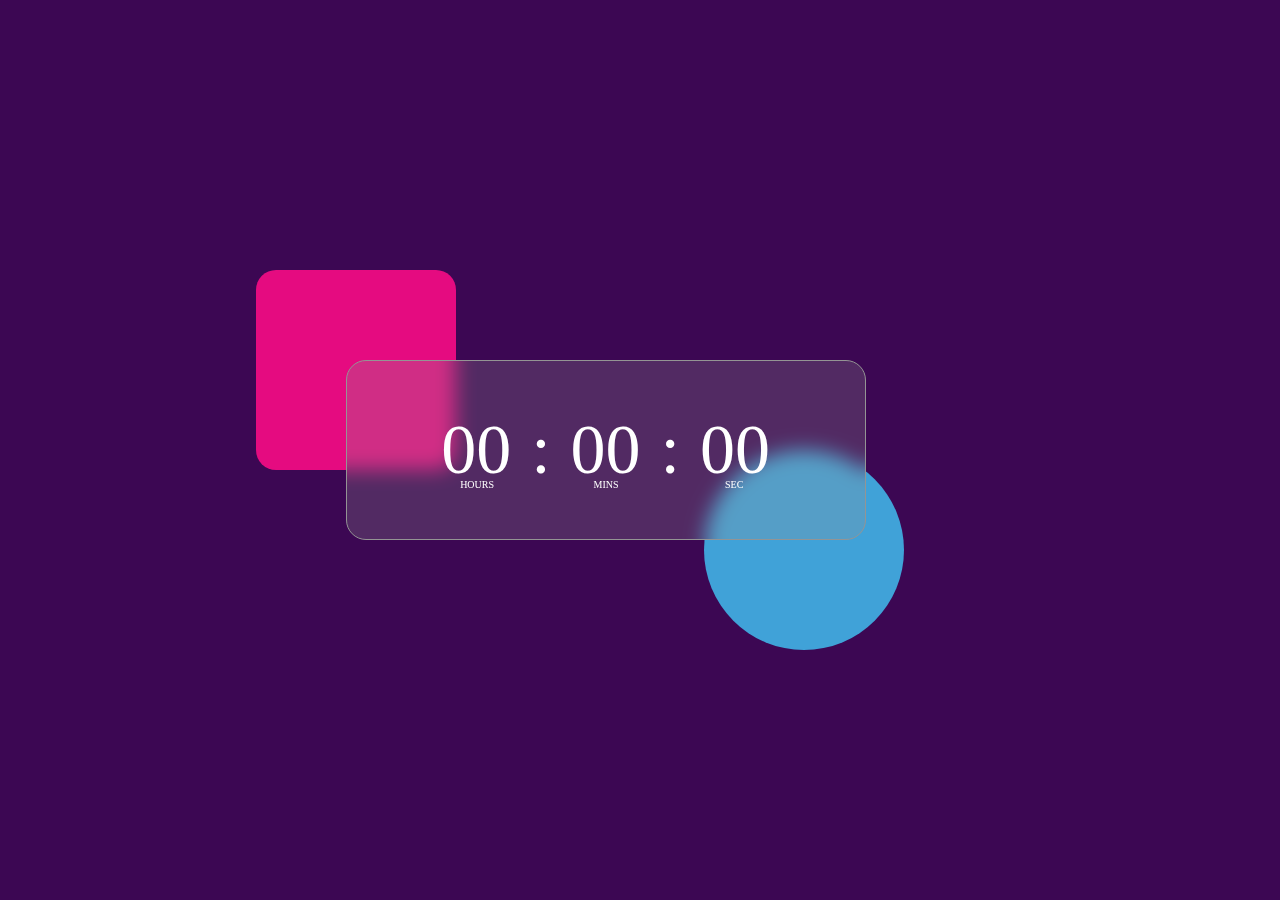
<file: Clock/clock.html>
<!DOCTYPE html>
<html lang="en">
<head>
    <meta charset="UTF-8">
    <meta name="viewport" content="width=device-width, initial-scale=1.0">
    <title>clock</title>
    <link rel="stylesheet" href="clock.css">
</head>
<body>
    <div class="ccontainer"></div>
    <div class="box"></div>
    <div class="circle"></div>
    <div class="clock">
      <span id="hours">00</span>
      <span>:</span>
      <span id="minute">00</span>
      <span>:</span>
      <span id="seconds">00</span>
    </div>
</div>

    <script>
        function clock(){
            let clock_date = new Date();
            let hr = clock_date.getHours();
            let mm = clock_date.getMinutes();
            let sec = clock_date.getSeconds();
            let session = "AM";

            let hours = document.querySelector("#hours");
            
            if(hr>12){
               session = "PM";
               hr=hr-12;
            }
            if(hr<10){
             hours.innerHTML = "0"+hr;
            console.log(hours)}
            else
             hours.innerHTML = hr;

            let minute = document.querySelector("#minute");
            if(mm<10)
             minute.innerHTML = "0"+mm;
            else
             minute.innerHTML = mm;

            let seconds = document.querySelector("#seconds");
            if(sec<10)
            seconds.innerHTML = "0"+sec+"  "+session;
            else
            seconds.innerHTML = sec+"  "+session;
        }

        setInterval(clock,1000);
    </script>
</body>
</html>
</file>
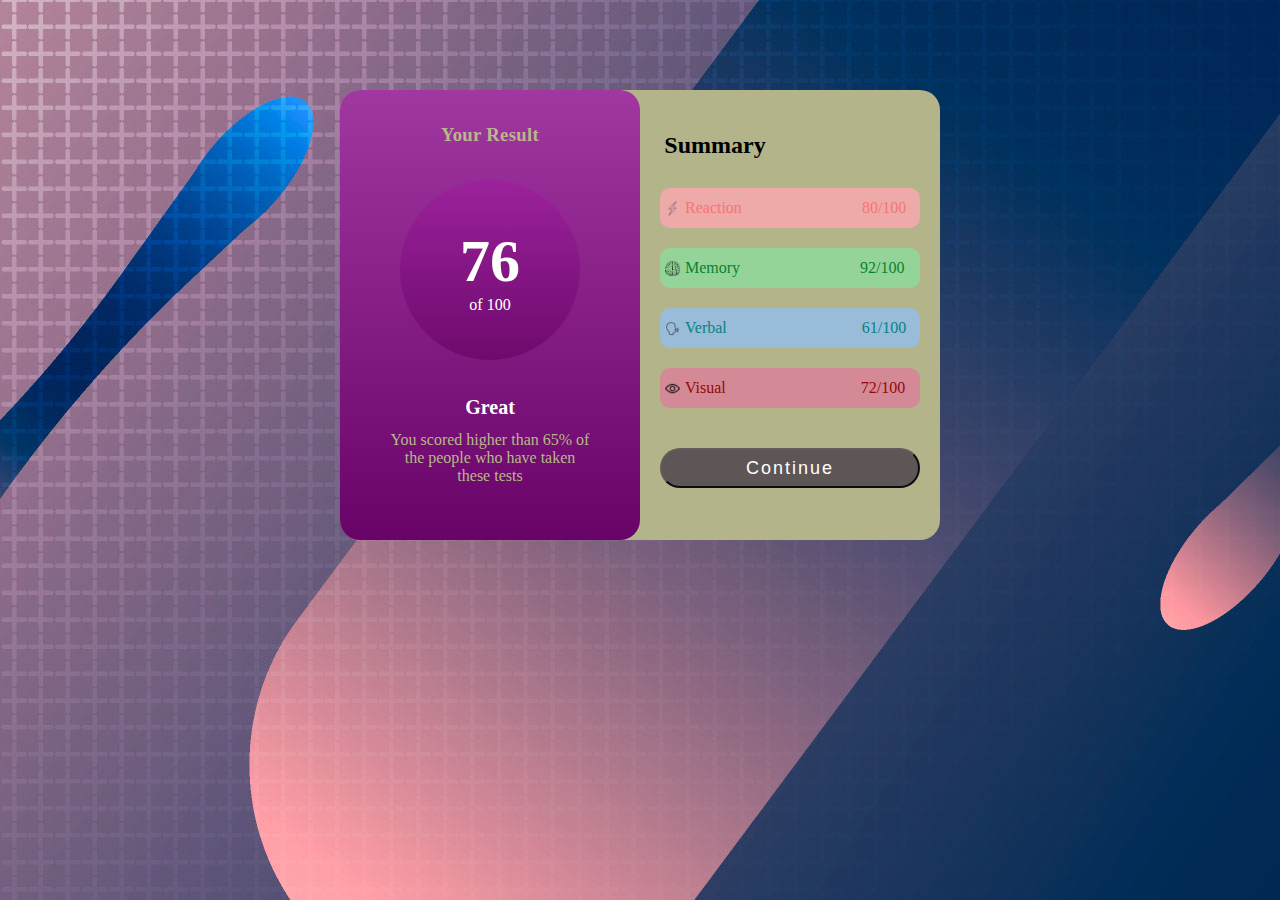
<file: CSS project/progresstab.html>
<!DOCTYPE html>
<html lang="en">
<head>
    <meta charset="UTF-8">
    <meta name="viewport" content="width=device-width, initial-scale=1.0">
    <title>Summary</title>
    <link rel="stylesheet" href="progresstab.css">
</head>
<body>
    <div class="container">
        <div class="item1">
            <h3>Your Result</h3>
            <div class="resultValue">
                <p><span>76</span><br>of 100</p>
            </div>
            <div class="captionforResult">
            <h4>Great</h4>
            <p>You scored higher than 65% of the people who have taken these tests</p>
            </div>
            
        </div>
        
        
        <div class="item2">
            <h2>Summary</h2>
            <div class="contents">
                <div class="results Result1"><img class="reactionImg" src="reaction1.png" alt="reaction image">Reaction<span class="reactionScore">80/100</span> </div>
                <div class="results Result2"><img class="reactionImg" src="memory.png" alt="reaction image">Memory <span class="reactionScore">92/100</span></div>
                <div class="results Result3"><img class="reactionImg" src="verbal.png" alt="reaction image">Verbal<span class="reactionScore3">61/100</span></div>
                <div class="results Result4"><img class="reactionImg" src="visual.png" alt="reaction image">Visual<span class="reactionScore3">72/100</span> </div>
                <input type="button" class="btn" value="Continue">
            </div>
        </div>
    </div>
</body>
</html>
</file>
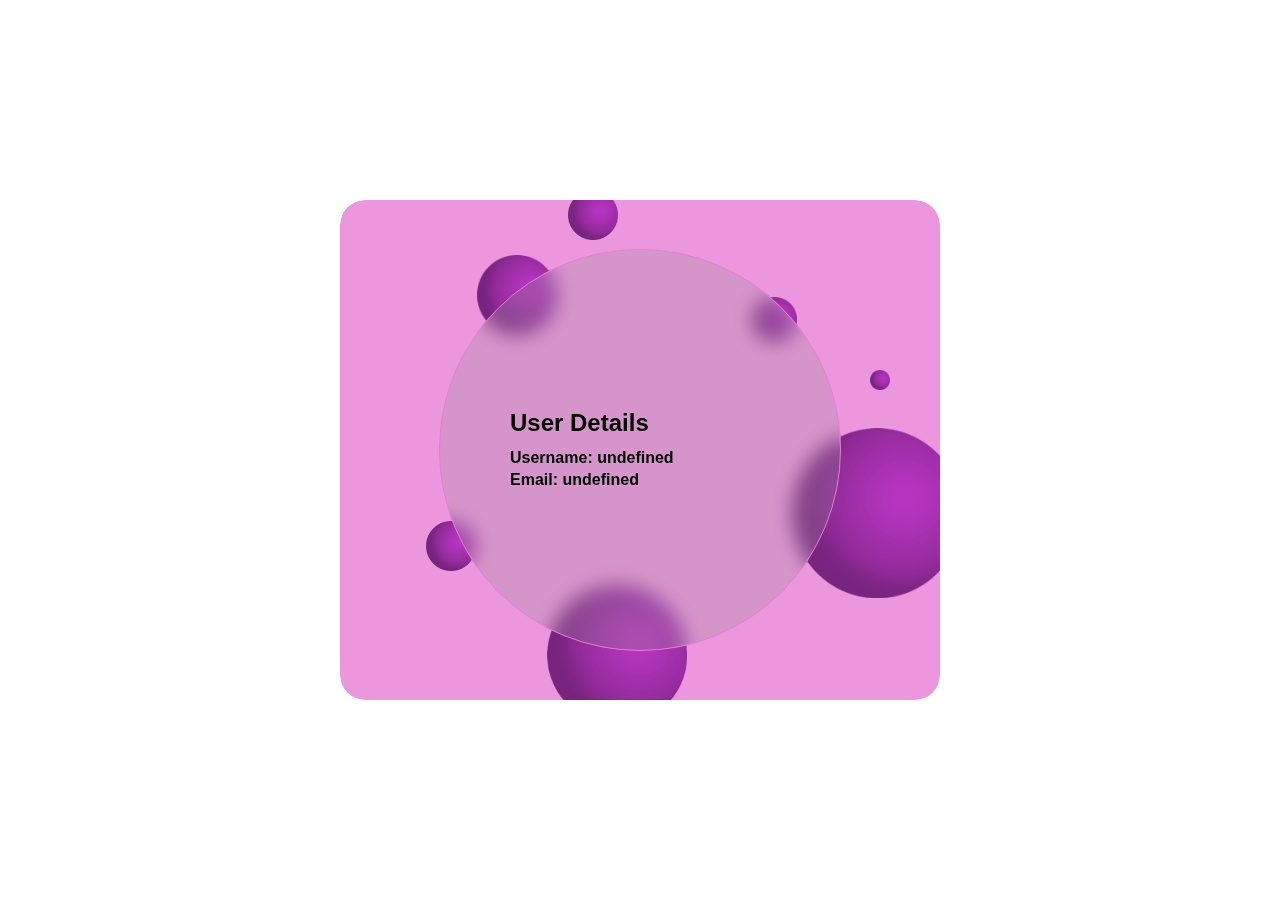
<file: login form/displayLogin.html>
<!DOCTYPE html>
<html lang="en">
  <head>
    <meta charset="UTF-8" />
    <meta name="viewport" content="width=device-width, initial-scale=1.0" />
    <title>Login Details</title>
    <link rel="stylesheet" href="login.css" />
  </head>
  <body>
    <div class="container">
      <div class="background">
        <div><img src="sphere_1.png" alt="" class="sphere" id="sphere1" /></div>
        <div><img src="sphere_1.png" alt="" class="sphere" id="sphere2" /></div>
        <div><img src="sphere_1.png" alt="" class="sphere" id="sphere3" /></div>
        <div><img src="sphere_2.png" alt="" class="sphere" id="sphere4" /></div>
        <div><img src="sphere_2.png" alt="" class="sphere" id="sphere5" /></div>
        <div><img src="sphere_2.png" alt="" class="sphere" id="sphere6" /></div>
        <div><img src="sphere_2.png" alt="" class="sphere" id="sphere7" /></div>
        <div class="form">
          <div class="displayForm">
            <h2>User Details</h2>
            <h4>Username: <span id="user"></span></h4>
            <h4>Email: <span id="mailId"></span></h4>
          </div>
        </div>
      </div>
    </div>

    <script>
      let user = localStorage["userName"];
      let email = localStorage["email"];
      let displayUser = document.querySelector("#user");
      let displayEmail = document.querySelector("#mailId");
      displayUser.innerHTML = user;
      displayEmail.innerHTML = email;
    </script>
  </body>
</html>
</file>
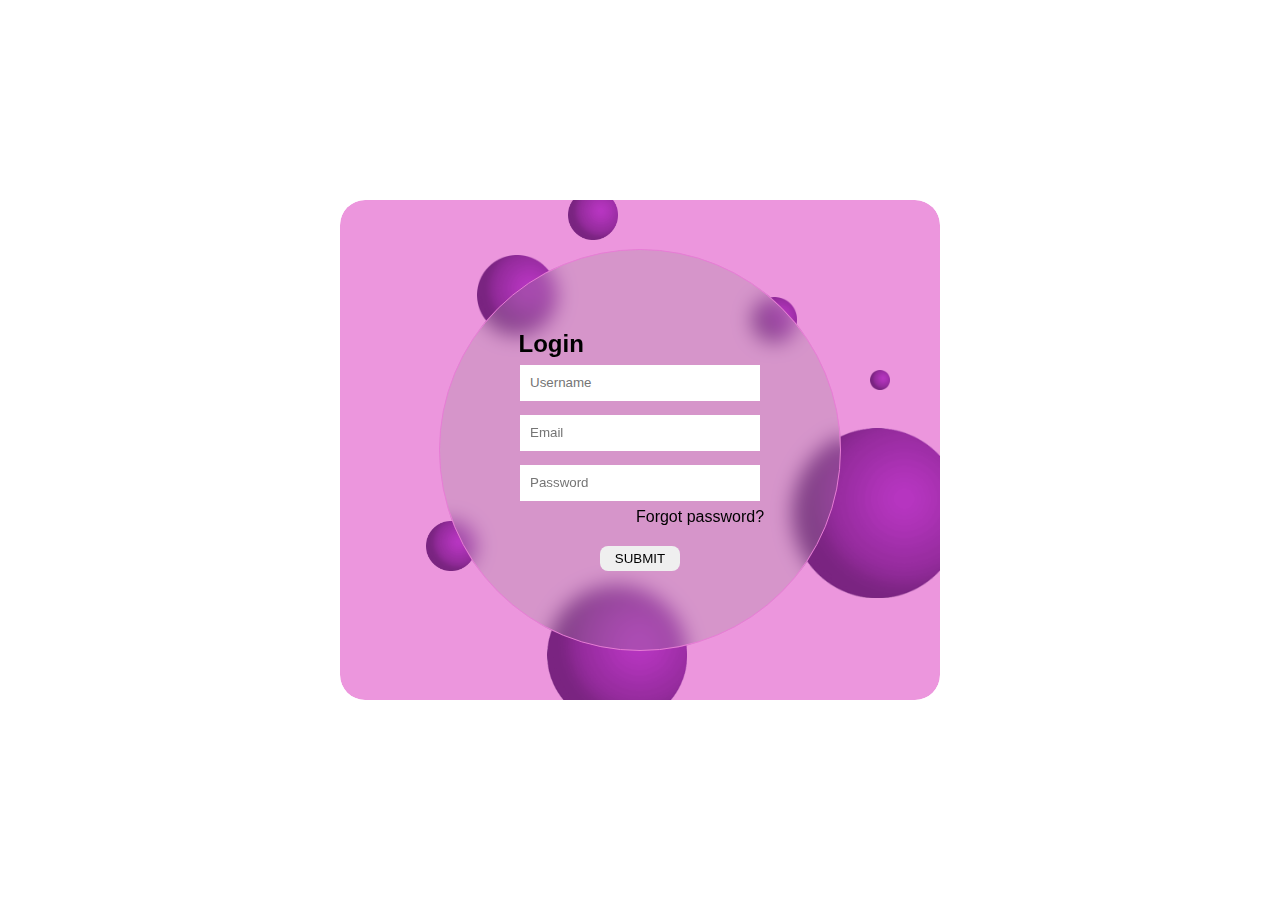
<file: login form/loginPage.html>
<!DOCTYPE html>
<html lang="en">
  <head>
    <meta charset="UTF-8" />
    <meta name="viewport" content="width=device-width, initial-scale=1.0" />
    <title>Login Form</title>
    <link rel="stylesheet" href="login.css" />
  </head>
  <body>
    <div class="container">
      <div class="background">
        <div><img src="sphere_1.png" alt="" class="sphere" id="sphere1" /></div>
        <div><img src="sphere_1.png" alt="" class="sphere" id="sphere2" /></div>
        <div><img src="sphere_1.png" alt="" class="sphere" id="sphere3" /></div>
        <div><img src="sphere_2.png" alt="" class="sphere" id="sphere4" /></div>
        <div><img src="sphere_2.png" alt="" class="sphere" id="sphere5" /></div>
        <div><img src="sphere_2.png" alt="" class="sphere" id="sphere6" /></div>
        <div><img src="sphere_2.png" alt="" class="sphere" id="sphere7" /></div>
        <!-- <div class="formBackground"></div> -->
        <div class="form">
          <form action="displayLogin.html" method="post" target="_blank" id="loginForm">
            <h2>Login</h2>
            <input
              type="text"
              class="userInputField"
              id="username"
              placeholder="Username"
              required
            />
            <input
              type="email"
              class="userInputField"
              id="mailId"
              placeholder="Email"
              required
            />
            <input
              type="password"
              class="userInputField"
              id="password"
              placeholder="Password"
              required
            />
            <div class="forgotPassword">Forgot password?</div>
            <input type="submit" value="SUBMIT" id="submitBtn">
          </form>
        </div>
      </div>
    </div>



    <script src="login.js"></script>
  </body>
</html>
</file>
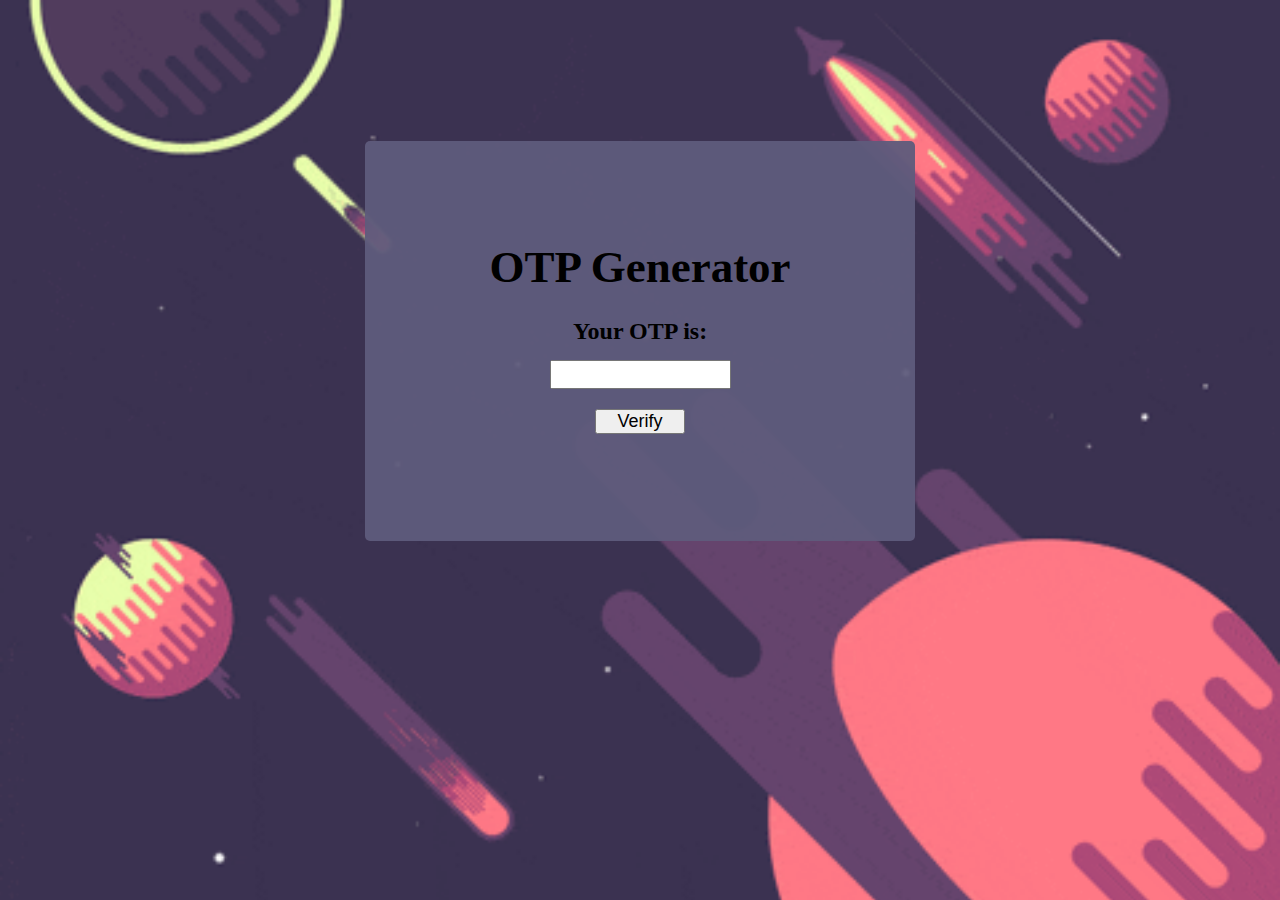
<file: otp/otpGenrtr.html>
<!DOCTYPE html>
<html lang="en">
<head>
    <meta charset="UTF-8">
    <meta name="viewport" content="width=device-width, initial-scale=1.0">
    <title>OTP Generator</title>
    <link rel="stylesheet" href="otpGenrtr.css">
</head>
<body>
    <div class="container">
        <h1 class="title">OTP Generator</h1>
        <h3 id="heading3"> Your OTP is: <span id="uniqueOTP"></span></h3>
        <input type="text" id="inputOTP">
        <input type="button" value="Verify" id="verifyBtn">
        <h4 class="displayOTPAction"></h4>
    </div>


    <script>
      let generatedOTP = document.querySelector("#uniqueOTP");
      let matchOTP = document.querySelector("#inputOTP");
      let verify = document.querySelector("#verifyBtn"); 
      let generateNewOTP;
      setInterval(generteOTP,6500)
      
      verify.addEventListener('click',verifyOTP)

      function generteOTP(){
        generateNewOTP = Math.floor((Math.random()*9000)+1000);
        generatedOTP.innerHTML = generateNewOTP;
      }

      function verifyOTP(){
      let displayOTPAction = document.querySelector(".displayOTPAction");
      let toVerifyOTP = matchOTP.value;
      console.log(toVerifyOTP);


      if(generateNewOTP == toVerifyOTP){
           displayOTPAction.innerHTML = "Your OTP is registerd successfully";
           displayOTPAction.style.backgroundColor = 'white';
           displayOTPAction.style.color = 'green';
      }
      else{
           displayOTPAction.innerHTML = "Sorry!! Your OTP is rejected";
           displayOTPAction.style.backgroundColor = 'white';
           displayOTPAction.style.color = 'red';
      }
      }

    </script>
</body>
</html>
</file>
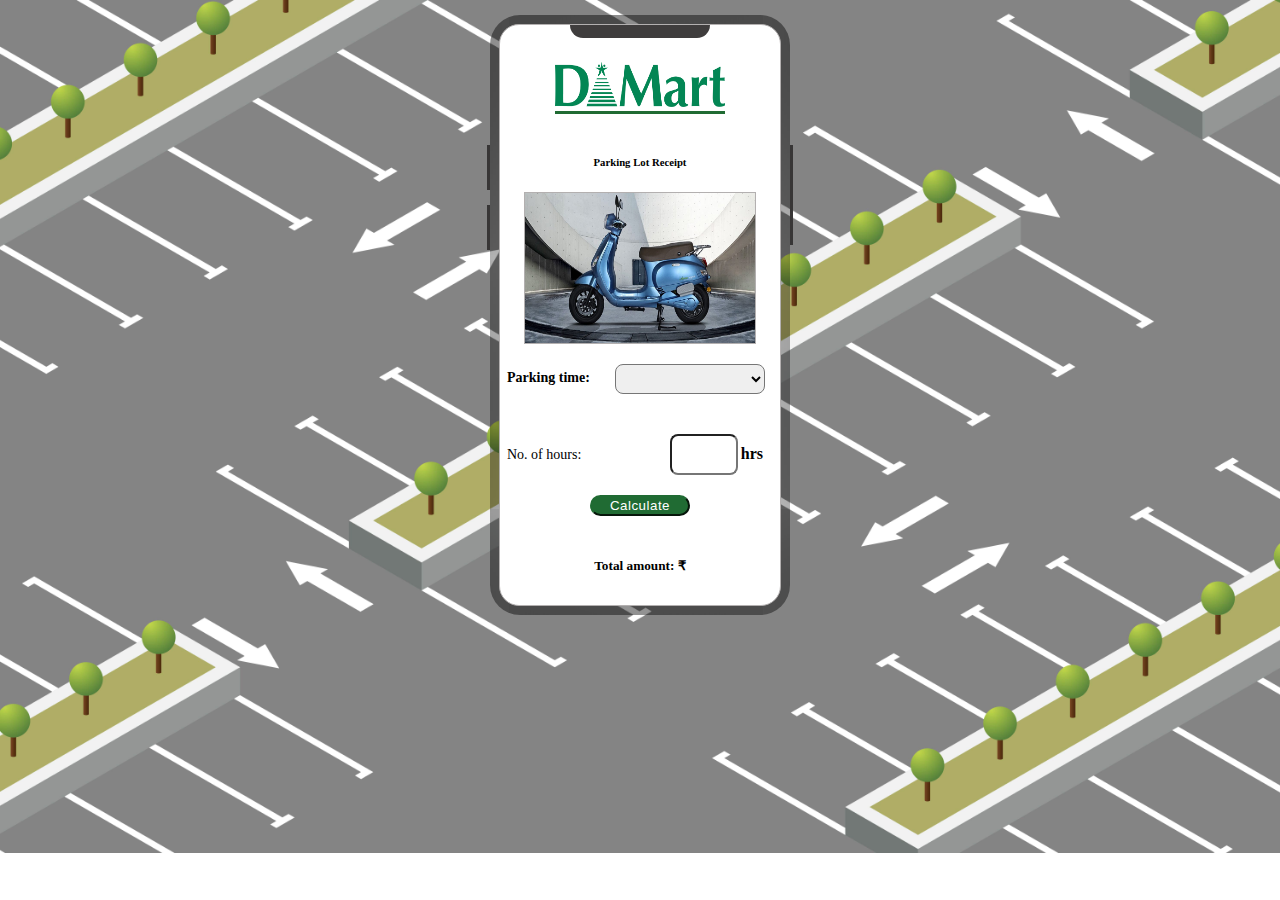
<file: receipt/parkingLot.html>
<!DOCTYPE html>
<html lang="en">
<head>
    <meta charset="UTF-8">
    <meta name="viewport" content="width=device-width, initial-scale=1.0">
    <link href="https://cdn.jsdelivr.net/npm/bootstrap@5.0.2/dist/css/bootstrap.min.css" rel="stylesheet" integrity="sha384-EVSTQN3/azprG1Anm3QDgpJLIm9Nao0Yz1ztcQTwFspd3yD65VohhpuuCOmLASjC" crossorigin="anonymous">
    <link rel="stylesheet" href="parking.css">
    <title>Parking Lot fee</title>
</head>
<body>
    <div class="container">
        <div class="mobilecover">
            <div class="switch"></div>
            <div class="volume"></div>
            <div class="volume volumeDecrease"></div>
            <div class="camera"></div>
            <div class="innerScreen">
        <div class="title">
            <img src="logo.png" alt="logo">
        </div>

        <div class="timeSection">
            <h6 id="receipt">Parking Lot Receipt</h6>
            <img src="TW.jpg" alt="" class="twoWheeler">
            <div class="parkingValueSection">
                <div class="parkingValueDesc">
               <h6>Parking time:</h6>
               <select name="NoOfHours" class="hrsValues">
                <option value="0" style="display: none;"></option>
                <option value="1">Less than 1 hr &nbsp; &nbsp; &nbsp;&#x20b9;10</option>
                <option value="2">1 - 3 hrs &nbsp; &nbsp; &nbsp;  &nbsp;  &nbsp; &nbsp; &nbsp;  &#x20b9;30</option>
                <option value="3">3 - 6 hrs &nbsp; &nbsp; &nbsp; &nbsp; &nbsp; &nbsp; &nbsp;  &#x20b9;60</option>
                <option value="4">Above 6 hrs &nbsp; &nbsp; &nbsp; &#x20b9;100</option>
              </select></div>
              <span style="font-size: 14px;font-weight: 500;">No. of hours: </span> 
              <input type="text" class="inputValue" required><strong style="margin-left: 3px;">hrs</strong>
             <div class="result">
              <input type="button" id="btn" value="Calculate">
              <h5>Total amount: &#x20b9;<span id="totalAmt"></span></h5></div>
          </div>
         </div>
        </div>
    </div>
    </div>


    <script>
        let clickBtn = document.querySelector("#btn")
        clickBtn.addEventListener('click', calcParkValue);

        function calcParkValue()
        {
        let hrsValue = document.querySelector(".inputValue").value;//input value
        let displayTotal = document.querySelector("#totalAmt"); //output
        let selectedValues = document.querySelector(".hrsValues");
        let chosenOption = selectedValues.options[selectedValues.selectedIndex].value; //select value

        if(chosenOption == 1 && hrsValue <= 1){
           
            displayTotal.innerHTML = 10;
            console.log(displayTotal)
           
        }
        else if((chosenOption == 2) && (hrsValue > 1 && hrsValue <= 3)){
            let totalCalculated = hrsValue*30;
            displayTotal.innerHTML = totalCalculated;
        }
        else if((chosenOption == 3) && (hrsValue > 3 && hrsValue <= 6)){
            let totalCalculated = hrsValue*60;
            displayTotal.innerHTML = totalCalculated;  
        }
        else if(chosenOption == 4 && hrsValue > 6){
            let totalCalculated = hrsValue*100;
            displayTotal.innerHTML = totalCalculated;                       
        }
        else{
            alert("You entered a incorrect value in hrs.")
        }
        }
    </script>
</body>
</html>
</file>
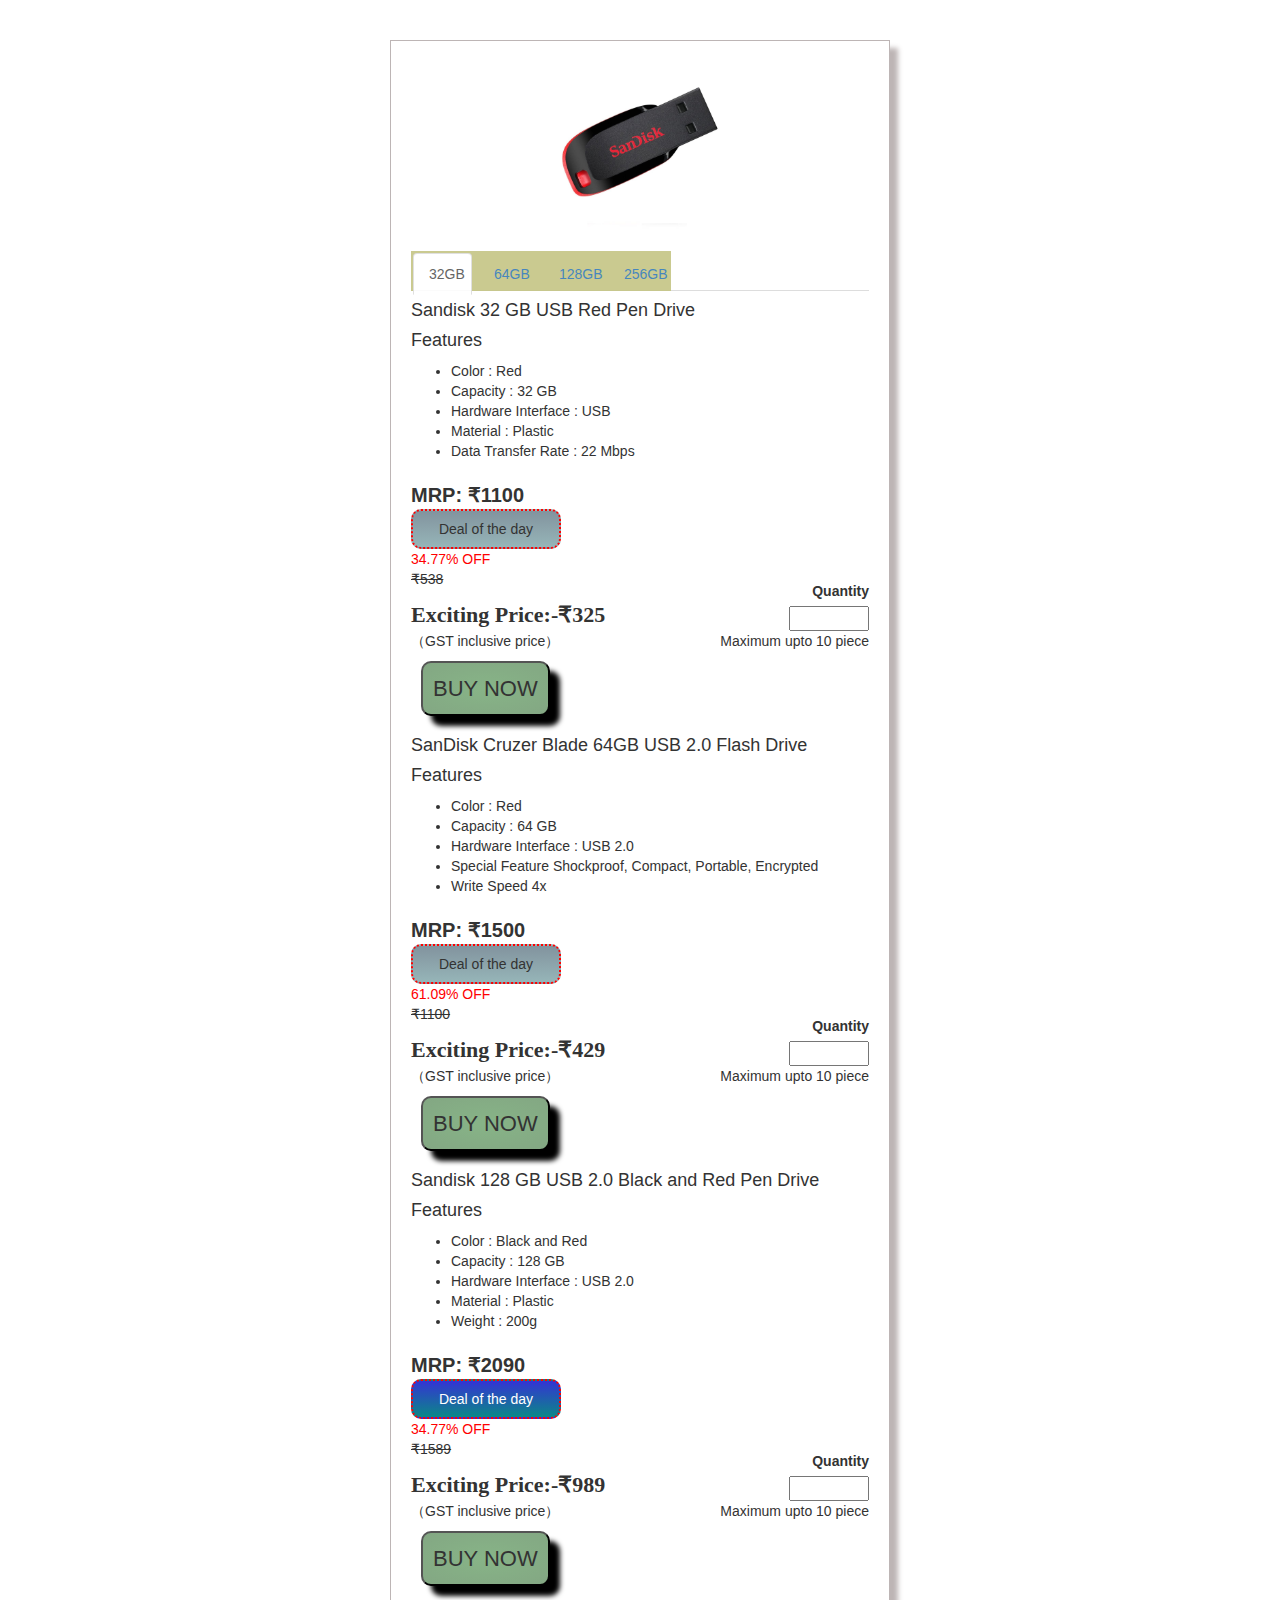
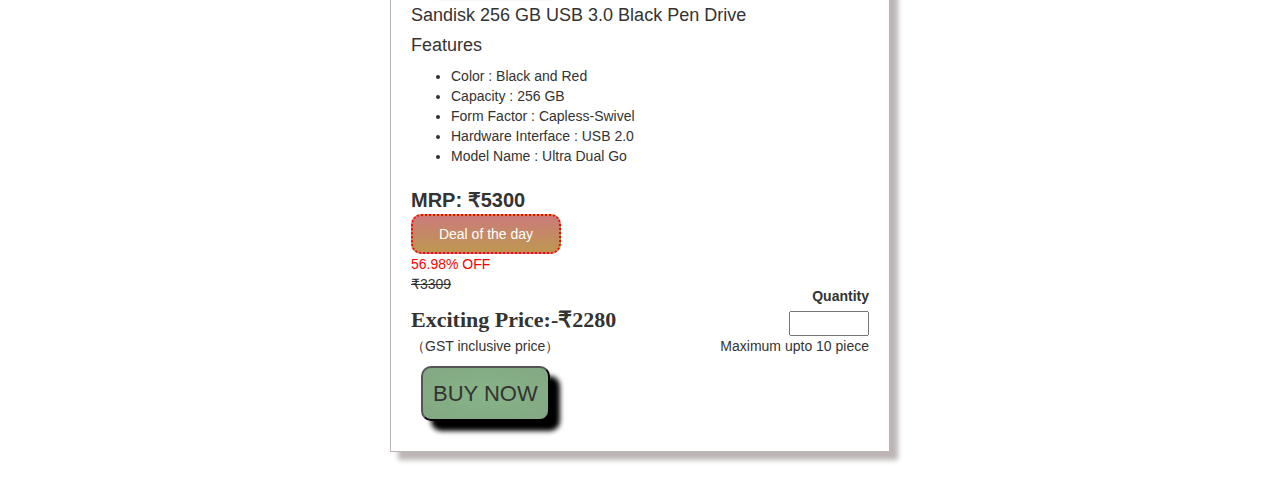
<file: sandisk/Card.html>
<!DOCTYPE html>
<html lang="en">
<head>
    <meta charset="UTF-8">
    <meta name="viewport" content="width=device-width, initial-scale=1.0">
    <title>Card</title>
    <link rel="stylesheet" href="card.css">
    <link rel="stylesheet" href="https://maxcdn.bootstrapcdn.com/bootstrap/3.4.1/css/bootstrap.min.css">
    <script src="https://ajax.googleapis.com/ajax/libs/jquery/3.7.1/jquery.min.js"></script>
    <script src="https://maxcdn.bootstrapcdn.com/bootstrap/3.4.1/js/bootstrap.min.js"></script>
</head>
<body>
    <div class="container">
      <div class="card">
        <div class="Imagecontainer">
        <img src="pendrive.jpg" alt="pendrive" class="pendriveImage">
      </div>
        <div class="nav_container">
            <ul class="nav nav-tabs">
              <li class="active tabmenu"><a data-toggle="tab" href="#GB32">32GB</a></li>
              <li class="tabmenu"><a data-toggle="tab" href="#GB64">64GB</a></li>
              <li class="tabmenu"><a data-toggle="tab" href="#GB128">128GB</a></li>
              <li class="tabmenu"><a data-toggle="tab" href="#GB256">256GB</a></li>
            </ul>
          
            <div class="tab-content">
              <div id="GB32" class="tab-pane fade in active">
                <h4>Sandisk 32 GB USB Red Pen Drive</h4>
                <p><h4>Features</h4>
                    <ul>
                        <li>Color :	Red</li> 
                        <li>Capacity :	32 GB</li>
                        <li>Hardware Interface :	USB</li> 
                        <li>Material :	Plastic</li> 
                        <li>Data Transfer Rate :	22 Mbps</li> 
                </ul>
                    </p>
                 <div class="pricing">   
                <div class="discountPrice">
                    <strong class="mrp">MRP: &#x20b9;1100</strong>
                    <button type="button" class="btn-outline-danger dealOfTheDay">Deal of the day</button>
                    <span class="Dpercent">34.77% OFF</span><del class="oldPrice">&#x20b9;538</del>
                    <ins class="newprice">Exciting Price:-&#x20b9;325</ins><span>（GST inclusive price）</span>
                </div>
                <div class="quantityInfo">
                    <label for="quantity">Quantity</label>
                    <input type="number" class="quantity" min="1" max="10"><span>Maximum upto 10 piece</span>
                </div>
               </div>
                <div>
                    <input type="button" value="BUY NOW" onclick="details()" class="Purchasebtn">
                </div>
                </div>

                <div id="GB64" class="tab-pane fade in active">
                    <h4>SanDisk Cruzer Blade 64GB USB 2.0 Flash Drive</h4>
                    <p><h4>Features</h4>
                        <ul>
                            <li>Color :	Red</li> 
                            <li>Capacity :	64 GB</li>
                            <li>Hardware Interface :	USB 2.0</li> 
                            <li>Special Feature	Shockproof, Compact, Portable, Encrypted</li> 
                            <li>Write Speed	4x</li> 
                    </ul>
                        </p>
                     <div class="pricing">   
                    <div class="discountPrice">
                        <strong class="mrp">MRP: &#x20b9;1500</strong>
                        <button type="button" class="btn-outline-danger dealOfTheDay">Deal of the day</button>
                        <span class="Dpercent">61.09% OFF</span><del class="oldPrice">&#x20b9;1100</del>
                        <ins class="newprice">Exciting Price:-&#x20b9;429</ins><span>（GST inclusive price）</span>
                    </div>
                    <div class="quantityInfo">
                        <label for="quantity">Quantity</label>
                        <input type="number" class="quantity" min="1" max="10"><span>Maximum upto 10 piece</span>
                    </div>
                   </div>
                    <div>
                        <input type="button" value="BUY NOW" onclick="details()" class="Purchasebtn">
                    </div>
               </div>

                    <div id="GB128" class="tab-pane fade in active">
                        <h4>Sandisk 128 GB USB 2.0 Black and Red Pen Drive</h4>
                        <p><h4>Features</h4>
                            <ul>
                        <li>Color :	Black and Red</li> 
                        <li>Capacity :	128 GB</li>
                        <li>Hardware Interface :	USB 2.0</li> 
                        <li>Material :	Plastic</li> 
                        <li>Weight :	200g</li> 
                      </ul>
                            </p>
                         <div class="pricing">   
                        <div class="discountPrice">
                            <strong class="mrp">MRP: &#x20b9;2090</strong>
                            <button type="button" class="btn-outline-danger dealOfTheDay" id="deal128">Deal of the day</button>
                            <span class="Dpercent">34.77% OFF</span><del class="oldPrice">&#x20b9;1589</del>
                            <ins class="newprice">Exciting Price:-&#x20b9;989</ins><span>（GST inclusive price）</span>
                        </div>
                        <div class="quantityInfo">
                            <label for="quantity">Quantity</label>
                            <input type="number" class="quantity" min="1" max="10"><span>Maximum upto 10 piece</span>
                        </div>
                       </div>
                        <div>
                            <input type="button" value="BUY NOW" onclick="details()" class="Purchasebtn">
                        </div>
                    </div>

                    <div id="GB256" class="tab-pane fade in active">
                        <h4>Sandisk 256 GB USB 3.0 Black Pen Drive</h4>
                        <p><h4>Features</h4>
                            <ul>
                                <li>Color :	Black and Red</li> 
                                <li>Capacity :	256 GB</li>
                                <li>Form Factor :	Capless-Swivel</li> 
                                <li>Hardware Interface :	USB 2.0</li> 
                                <li>Model Name :	Ultra Dual Go</li> 
                        </ul>
                            </p>
                         <div class="pricing">   
                        <div class="discountPrice">
                            <strong class="mrp">MRP: &#x20b9;5300</strong>
                            <button type="button" id="deal256" class="btn-outline-danger dealOfTheDay">Deal of the day</button>
                            <span class="Dpercent">56.98% OFF</span><del class="oldPrice">&#x20b9;3309</del>
                            <ins class="newprice">Exciting Price:-&#x20b9;2280</ins><span>（GST inclusive price）</span>
                        </div>
                        <div class="quantityInfo">
                            <label for="quantity">Quantity</label>
                            <input type="number" class="quantity" min="1" max="10"><span>Maximum upto 10 piece</span>
                        </div>
                    </div>
                        <div>
                            <input type="button" value="BUY NOW" onclick="details()" class="Purchasebtn">
                        </div>
                    </div>

          </div>
    </div>
</div>

    <script src="card.js"></script>
</body>
</html>
</file>
<file: Clock/clock.css>
*{
    margin: 0;
    padding: 0;
    box-sizing: border-box;
}
body{
    background-color: #3C0753;
}
.ccontainer{
    position: relative;
}
.box{
    height: 200px;
    width: 200px;
    background-color: #f60c85e8;
    border-radius: 10%;
    position: absolute;
    top: 30%;
    left: 20%;
}
.circle{
    height: 200px;
    width: 200px;
    border-radius: 50%;
    background-color: #40A2D8;
    position: absolute;
    left: 55%;
    top: 50%;
}
.clock{
        position: absolute;
        top: 40%;
        left: 27%;
        height: 180px;
        width: 520px;
        display: flex;
        justify-content: center;
        align-items: center;
        border-radius: 20px;
        border: 1px solid rgb(148, 148, 148);
        opacity: 1;
        background-color: rgba(148, 148, 148, 0.25);
        backdrop-filter: blur(10px);

}
.clock span{
    font-size: 70px;
    padding: 0 10px;
    color: #fff;
}
#hours, #minute, #seconds{
    position: relative;
}
#hours::after{
     content: "HOURS";
     font-size: 10px;
     position: absolute;
     bottom: 0;
     left: 29px;
}
#minute::after{
    content: "MINS";
    font-size: 10px;
    position: absolute;
    bottom: 0;
    left: 33px;
}
#seconds::after{
    content: "SEC";
    font-size: 10px;
    position: absolute;
    bottom: 0;
    left: 35px;
}
</file>
<file: CSS project/progresstab.css>
body{
    background: url(backgrnd.jpg) no-repeat;
}
.container{
   
    height: 450px;
    width: 600px;
    background-color: rgb(180, 180, 138);
    border-radius: 20px;
    display: flex;
    margin: 90px auto;
}
.item1{
    width: 300px;
    background-image: linear-gradient(rgb(161, 55, 161),rgb(104, 3, 104));
    border-radius: 20px;
    display: flex;
    flex-direction: column;
    justify-content: center;
    align-items: center;
    position: relative;
}
.item1 h3{
    color: rgb(184, 184, 138);
    letter-spacing: 0.3px;
    position: absolute;
    top: 15px;
}
.resultValue{
    height: 180px;
    width: 180px;
    background-image: linear-gradient(rgb(155, 34, 155),rgb(110, 10, 110));
    border-radius: 50%;
    text-align: center;
    display: flex;
    justify-content: center;
    align-items: center; 
    color: #fff;
    position: absolute;
    top: 90px;
}
.resultValue span{
    font-size: 60px;
    font-weight: 800;
    font-family: Cambria, Cochin, Georgia, Times, 'Times New Roman', serif;
}
.captionforResult{
    display: flex;
    flex-direction: column;
    justify-content: center;
    align-items: center;
    position: relative;
    top: 120px;
    width: 200px;
    color: #fff;
}
.captionforResult h4{
    font-size: 20px;
}
.captionforResult p{
    margin-top: -15px;
    text-align: center;
    font-size: 16px;
    color: rgb(184, 184, 138);
}
.item2{
    width: 300px;
    display: flex;
    flex-direction: column;
    justify-content: center;
    align-items: center;
}
.item2 h2{
    margin-left: -150px;
}
.contents{
    display: flex;
    flex-direction: column;
    justify-content: center;
    align-items: center;
    width: 260px;
}
.results{
    height: 40px;
    width: 260px;
    margin: 10px;
    border-radius: 10px;
    display: flex;
    align-items: center; 
}
.Result1{
    background-color: rgb(238, 169, 169);
    color: rgb(247, 116, 116);
}
.Result2{
    background-color: rgb(148, 212, 152);
    color: rgb(6, 131, 48);
}
.Result3{
    background-color: rgb(153, 188, 216);
    color: rgb(6, 131, 131);
}
.Result4{
    background-color: rgb(211, 138, 150);
    color: rgb(148, 9, 9);
}
.reactionImg{
    height: 15px;
    width: 15px;
    margin: 26px 5px;
}
.reactionScore{
    margin-left: 120px;
}
.reactionScore3{
    margin-left: 135px;
}
.contents .btn{
    margin: 30px auto;
    width: 260px;
    height: 40px;
    border-radius: 30px;
    background-color: rgb(94, 86, 86);
    border-color:  rgb(99, 90, 90);
    color: #fff;
    font-size: 18px;
    letter-spacing: 2px;
}
</file>
<file: login form/login.css>
*{
    margin: 0;
    padding: 0;
    font-family: sans-serif;
}
body{
    height: 100vh;
    width: 100%;
}
.container{
    height: 100%;
    width: 100%;
    position: relative;
    display: flex;
    justify-content: center;
    align-items: center;
    flex-direction: column;
    /* background-image: url(./backgnd.jpg);
    background-repeat: no-repeat;
    background-size: cover;
    z-index: -2; */
}
@media only screen and (max-width: 768px) { 
    .background{width: 400px;height: 500px;}
}
.background{
    width: 600px;
    height: 500px;
    display: flex;
    justify-content: center;
    align-items: center;
    position: relative;
    overflow: hidden;
    border-radius: 25px;
}
.background::before{
    content: '';
    background-color: rgba(231, 124, 213, 0.801);
    background-size: cover;
    background-position: center;
    background-repeat: no-repeat;
    position: absolute;
    top: 0;
    bottom: 0;
    left: 0;
    right: 0;
    /* opacity: 0.5;
    filter: blur(5px); */
    border-radius: 25px;
    z-index: -3;
}
.sphere{
    height: 50px;
    width: 50px;
    position: absolute;
    z-index: -2;
}
#sphere1{
    height: 80px;
    width: 80px;
    position: absolute;
    top: 55px;
    left: 137px;
}
#sphere2{
    position: absolute;
    top: -10px;
    left: 228px;
}
#sphere3{
    position: absolute;
    top: 321px;
    left: 86px;
}
#sphere4{
    height: 140px;
    width: 140px;
    position: absolute;
    top: 385px;
    left: 207px;
}
#sphere5{
    height: 170px;
    width: 170px;
    position: absolute;
    top: 228px;
    left: 452px;
}
#sphere6{
    height: 45px;
    width: 45px;
    position: absolute;
    top: 97px;
    left: 412px;
}
#sphere7{
    height: 20px;
    width: 20px;
    position: absolute;
    top: 170px;
    left: 530px;
}
.form{
    position: absolute;
    height: 400px;
    width: 400px;
    display: flex;
    justify-content: center;
    align-items: center;
    border-radius: 100%;
    border: 1px solid rgb(231, 124, 213);
    /* opacity: 1; */
    background-color: rgba(148, 148, 148, 0.25);
    backdrop-filter: blur(10px);
}
#loginForm{
    display: flex;
    justify-content: center;
    align-items: center;
    flex-direction: column;
    /* position: absolute; */
    /* opacity: 1; */
}
#loginForm h2{
    position: relative;
    left: -37%;
}
.userInputField{
    height: 30px;
    width: 220px;
    margin: 7px 0;
    padding: 3px 10px;
    border: none;
    /* opacity: 1; */

}
.forgotPassword{
    position: relative;
    left: 60px;
}
#submitBtn{
    margin-top: 20px;
    height: 25px;
    width: 80px;
    border: none;
    border-radius: 8px;
}
.displayForm{
    height: 35%;
    width: 65%;
    display: flex;
    justify-content: center;
    flex-direction: column;
}
.displayForm h2{
    margin-bottom: 10px;
}
.displayForm h2 ~ h4{
    margin: 2px 0;
}
</file>
<file: otp/otpGenrtr.css>
*{
    margin: 0;
    padding: 0;
}
body{
    background: url(backgnd.gif) no-repeat;
    background-size: cover;
}
.container{
    height: 400px;
    width: 550px;
    text-align: center;
    margin: auto;
    margin-top: 11%;
    background-color: #5e5b7cf3;
    display: flex;
    align-items: center;
    flex-direction: column;
    border-radius: 5px;
}
.title{
    margin: 100px 0 10px 0;
    font-size: 45px;
}
#heading3{
    margin: 15px 0;
    font-size: 24px;
}
#inputOTP{
    height: 25px;
    text-align: center;
    margin-bottom: 20px;
}
#verifyBtn{
    height: 25px;
    width: 90px;
    margin-bottom: 20px;
    font-size: 18px;
}
.displayOTPAction{
    padding: 15px;
    border-radius: 5px;
}
</file>
<file: receipt/parking.css>
body{
    background-image: url(parking.jpg);
    background-repeat: no-repeat;
    background-size: cover;
}
.container{
    margin-top: 15px;
    display: flex;
    flex-direction: column;
    justify-content: center;
    align-items: center;
}
.mobilecover{
    margin: auto;
    height: 600px;
    width: 300px;
    border-radius: 30px;
    box-shadow: inset 3px 3px 1000px #000;
    /* background-color: #000; */
    display: flex;
    justify-content: center;
    align-items: center;
    position: relative;
}
.switch{
    height: 100px;
    width: 3px;
    /* background-color: #918f8f; */
    background-color: #383636;
    position: absolute;
    top: 130px;
    right: -3px;
}
.volume{
    height: 45px;
    width: 3px;
    background-color: #383636;
    /* background-color: #918f8f; */
    position: absolute;
    top: 130px;
    left: -3px;
}
.volumeDecrease{
    margin-top: 60px;
    background-color: #383636;
    /* background-color: #918f8f; */
}
.camera{
    height: 13px;
    width: 140px;
    border-bottom-left-radius: 15px;
    border-bottom-right-radius: 15px;
    background-color: #383636f6;
    /* background-color: #b3b0b0; */
    position: absolute;
    top:10.4px;
}
.innerScreen{
    height: 580px;
    width: 280px;
    border: 0.5px solid #b3b0b0;
    border-radius: 20px;
    background-color: #fff;
    display: flex;
    flex-direction: column;
    justify-content: center;
    align-items: center;
}

.title{
    margin-top: 10px;
    text-align: center;
    border-bottom: 3px solid #206b33;
}
.title img{
    height: 45px;
    width: 170px;
}
.timeSection{
   height: 80%;
   width: 95%;
   margin-bottom: 0;
   display: flex;
   flex-direction: column;
   justify-content: center;
   align-items: center;
   position: relative;
}
#receipt{
    margin-top: -80px;
}
.twoWheeler{
    height: 150px;
    width: 230px;
    border: 1px solid #b3b0b0;
    margin-bottom: 20px;
}
.parkingValueSection{
    width: 100%;
    height: 50%;
    margin-bottom: -140px;
}
.parkingValueDesc{
    display: flex;

}
.parkingValueDesc h6{
    font-size: 14px;
    margin-top: 6px;
}
.hrsValues{
    border-radius: 8px;
    border-width: 0.5px;
    height: 30px;
    width: 150px;
    margin-left: 25px;
    font-size: 13px;
}
.inputValue{
    border-radius: 8px;
    height: 35px;
    width: 60px;
    margin-top: 15px;
    margin-left: 85px;
    text-align: center;
}

#btn{
    margin: 20px 0;
    border-radius: 20px;
    width: 100px;
    border-color: #206b33;
    background-color: #206b33;
    letter-spacing: 0.5px;
    color: #fff;
}
.result{
    display: flex;
    flex-direction: column;
    justify-content: center;
    align-items: center;
}
</file>
<file: sandisk/card.css>
.card{
    margin: 40px auto;
    height: 80%;
    width: 500px;
    padding: 20px;
    background-color: #fff;
    border: 1px solid #bdb5b5;
    box-shadow: 8px 8px 5px #bdb5b5;
}
.pendriveImage:hover{
    height: 210px;
    width: 210px;
}
.Imagecontainer{
    margin: auto;
    height: 170px;
    width: 170px;
}
.pendriveImage{
    height: 170px;
    width: 170px;
    background-color: #bdb5b5;
    transition: all 1s ease-in-out;
}
.nav_container{
    margin-top: 20px;
}
.tabmenu{
    height: 40px;
    width: 65px;
    border: 2px solid rgb(197, 197, 133);
    background-color:rgb(197, 197, 133);
    opacity: 0.9;
}
.pricing{
    /* width: 450px; */
    display: flex;
    justify-content: space-between;
    margin-top: 20px;
}
.quantityInfo{
    display: flex;
    flex-direction: column;
    justify-content: end;
    align-items: end;
}
.quantity{
    width: 80px;
    height: 25px;
}
.discountPrice{
    display: flex;
    flex-direction: column;
}
.mrp{
    font-size: 20px;
}
.Dpercent{
    color: red;
}
.newprice{
    font-size: 22px;
    text-decoration: none;
    margin: 10px 10px 0 0;
    font-weight: 800;
    font-family: Georgia, 'Times New Roman', Times, serif;
}
.Purchasebtn{
    margin: 10px;
    padding: 10px;
    background-image: radial-gradient(rgb(135, 180, 135), rgb(131, 167, 131));
    font-size: 22px;
    border-radius: 10px;
    box-shadow: 10px 10px 5px black;
}
#deal128{
    background-image: linear-gradient(rgb(52, 52, 211),rgb(11, 136, 136));
    color: #fff;
}
#deal256{
    background-image: linear-gradient(rgb(204, 123, 123), rgb(189, 151, 80));
    color: #fff;
}
.dealOfTheDay{
    height: 40px;
    width: 150px;
    background-image: linear-gradient(rgb(130, 147, 158),rgb(150, 181, 184));
    border: 2px dotted red;
    border-radius: 10px;
}
</file>
